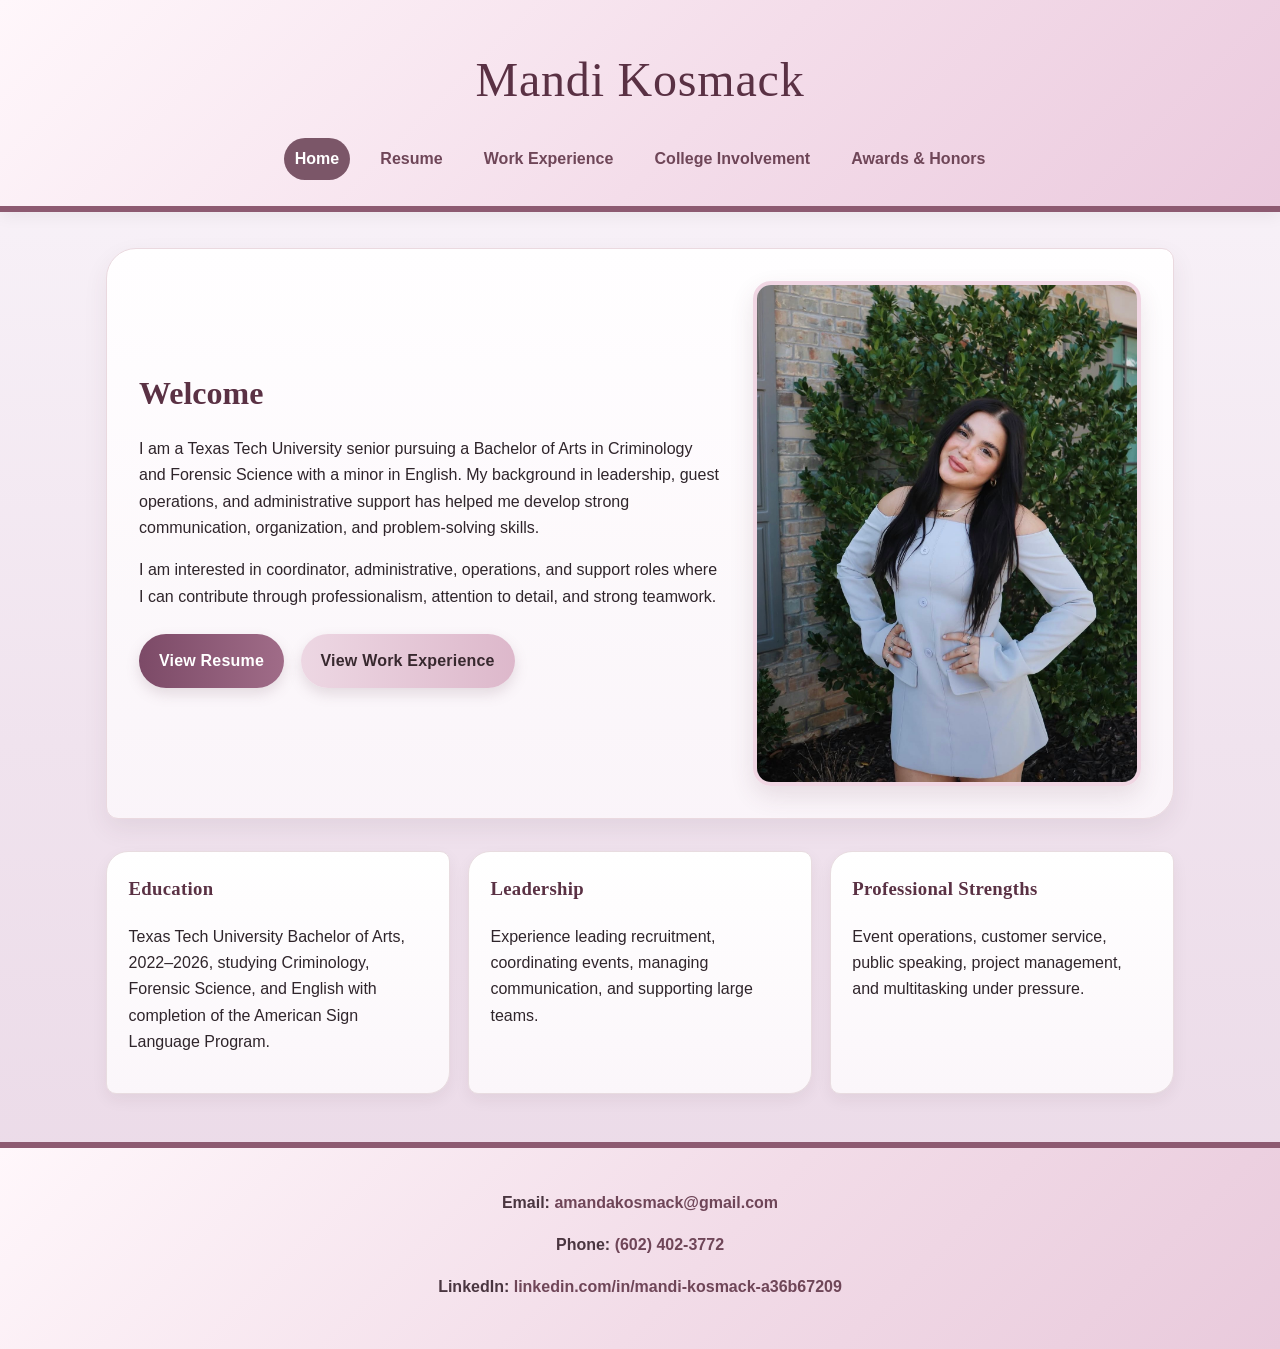
<file: index.html>
<!DOCTYPE html>
<html lang="en">
<head>
  <meta charset="utf-8">
  <meta name="viewport" content="width=device-width, initial-scale=1">
  <title>Mandi Kosmack | Home</title>
  <link rel="stylesheet" href="style.css">
</head>
<body>
  <header class="site-header">
    <h1>Mandi Kosmack</h1>
    <nav class="main-nav" aria-label="Main navigation">
      <span aria-current="page">Home</span>
      <a href="resume.html">Resume</a>
      <a href="work.html">Work Experience</a>
      <a href="involvement.html">College Involvement</a>
      <a href="awards.html">Awards &amp; Honors</a>
    </nav>
  </header>

  <main class="container">
    <section class="hero">
      <div class="hero-text">
        <h2>Welcome</h2>
        <p>
          I am a Texas Tech University senior pursuing a Bachelor of Arts in
          Criminology and Forensic Science with a minor in English. My background
          in leadership, guest operations, and administrative support has helped
          me develop strong communication, organization, and problem-solving skills.
        </p>
        <p>
          I am interested in coordinator, administrative, operations, and support
          roles where I can contribute through professionalism, attention to detail,
          and strong teamwork.
        </p>

        <div class="button-row">
          <a class="button" href="resume.html">View Resume</a>
          <a class="button alt" href="work.html">View Work Experience</a>
        </div>
      </div>

      <div class="hero-image">
        <img src="images/headshot.jpg" alt="Professional headshot of Mandi Kosmack">
      </div>
    </section>

    <section class="card-grid">
      <article class="card">
        <h3>Education</h3>
        <p>Texas Tech University Bachelor of Arts, 2022–2026, studying Criminology, Forensic Science, and English with completion of the American Sign Language Program.</p>
      </article>

      <article class="card">
        <h3>Leadership</h3>
        <p>Experience leading recruitment, coordinating events, managing communication, and supporting large teams.</p>
      </article>

      <article class="card">
        <h3>Professional Strengths</h3>
        <p>Event operations, customer service, public speaking, project management, and multitasking under pressure.</p>
      </article>
    </section>
  </main>

  <footer class="site-footer">
    <p><strong>Email:</strong> <a href="mailto:amandakosmack@gmail.com">amandakosmack@gmail.com</a></p>
    <p><strong>Phone:</strong> <a href="tel:16024023772">(602) 402-3772</a></p>
    <p><strong>LinkedIn:</strong> <a href="https://www.linkedin.com/" target="_blank" rel="noopener noreferrer">linkedin.com/in/mandi-kosmack-a36b67209</a></p>
  </footer>
</body>
</html>
</file>
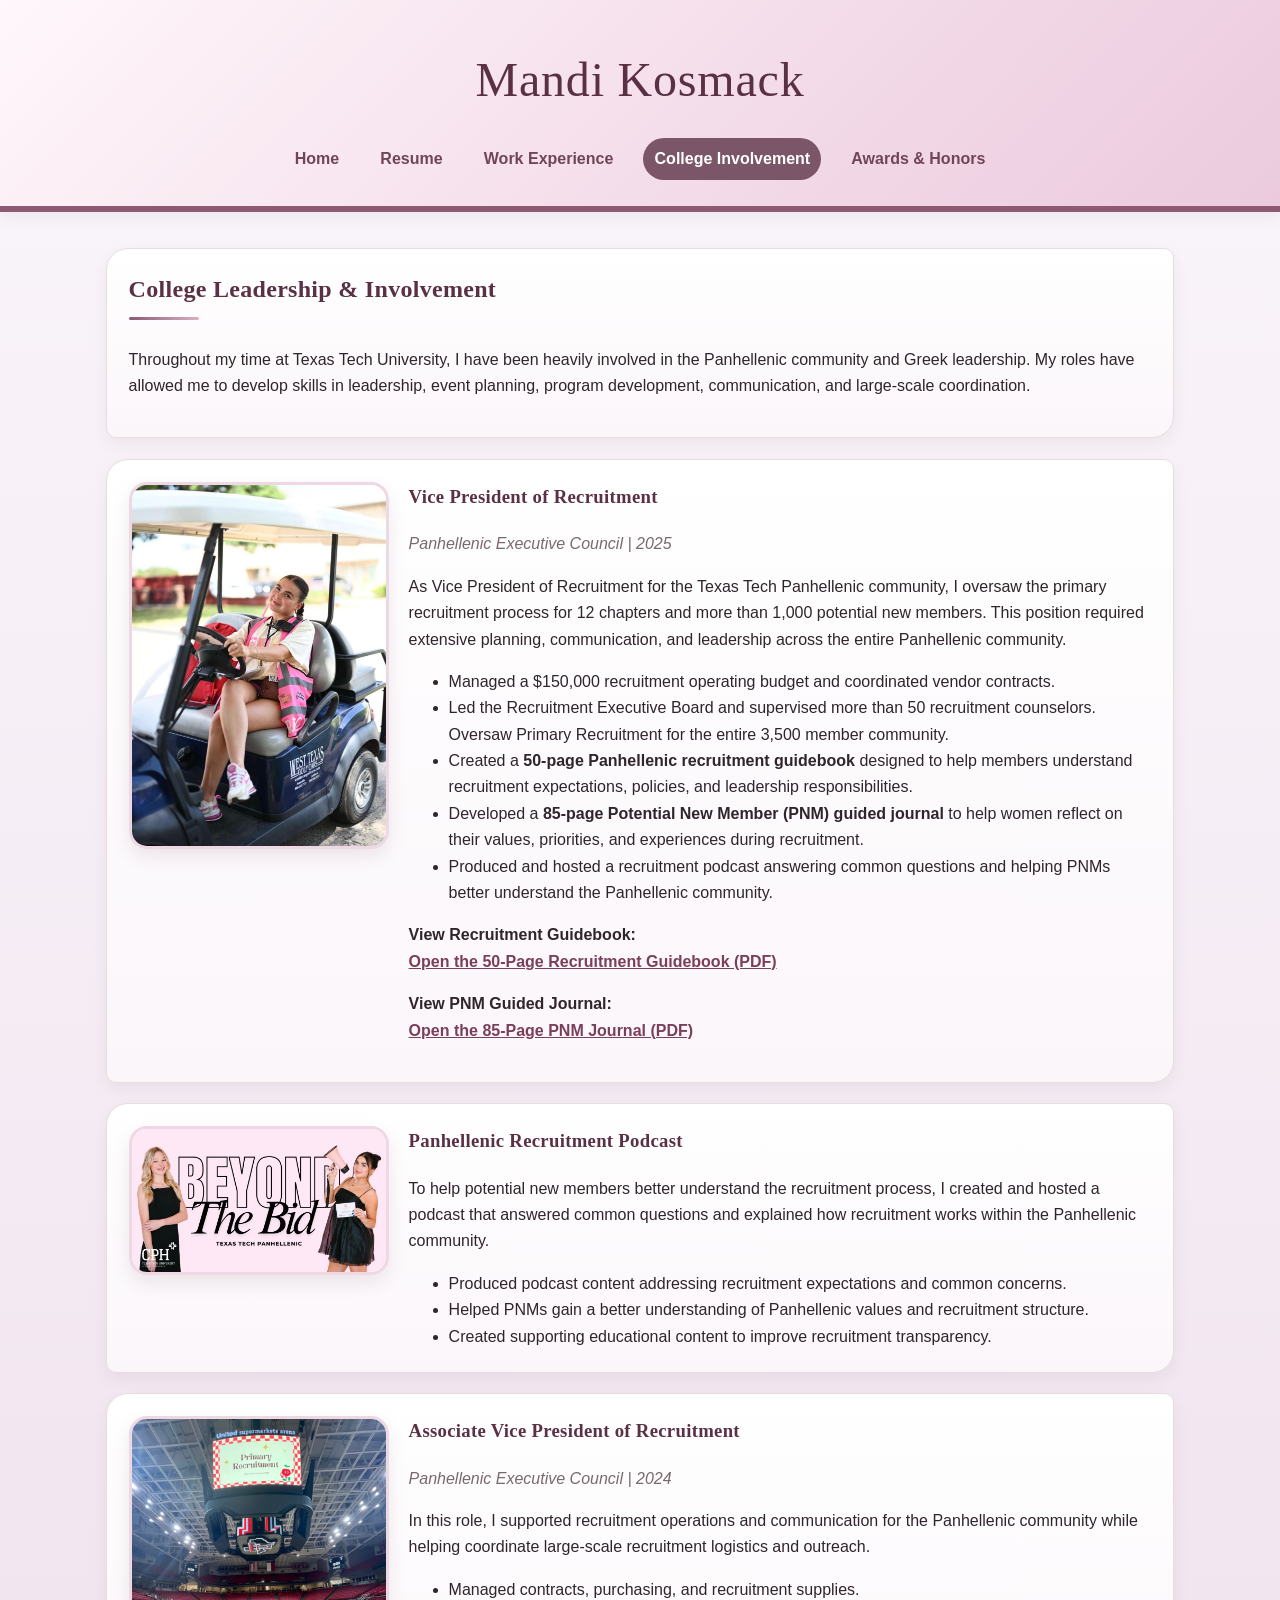
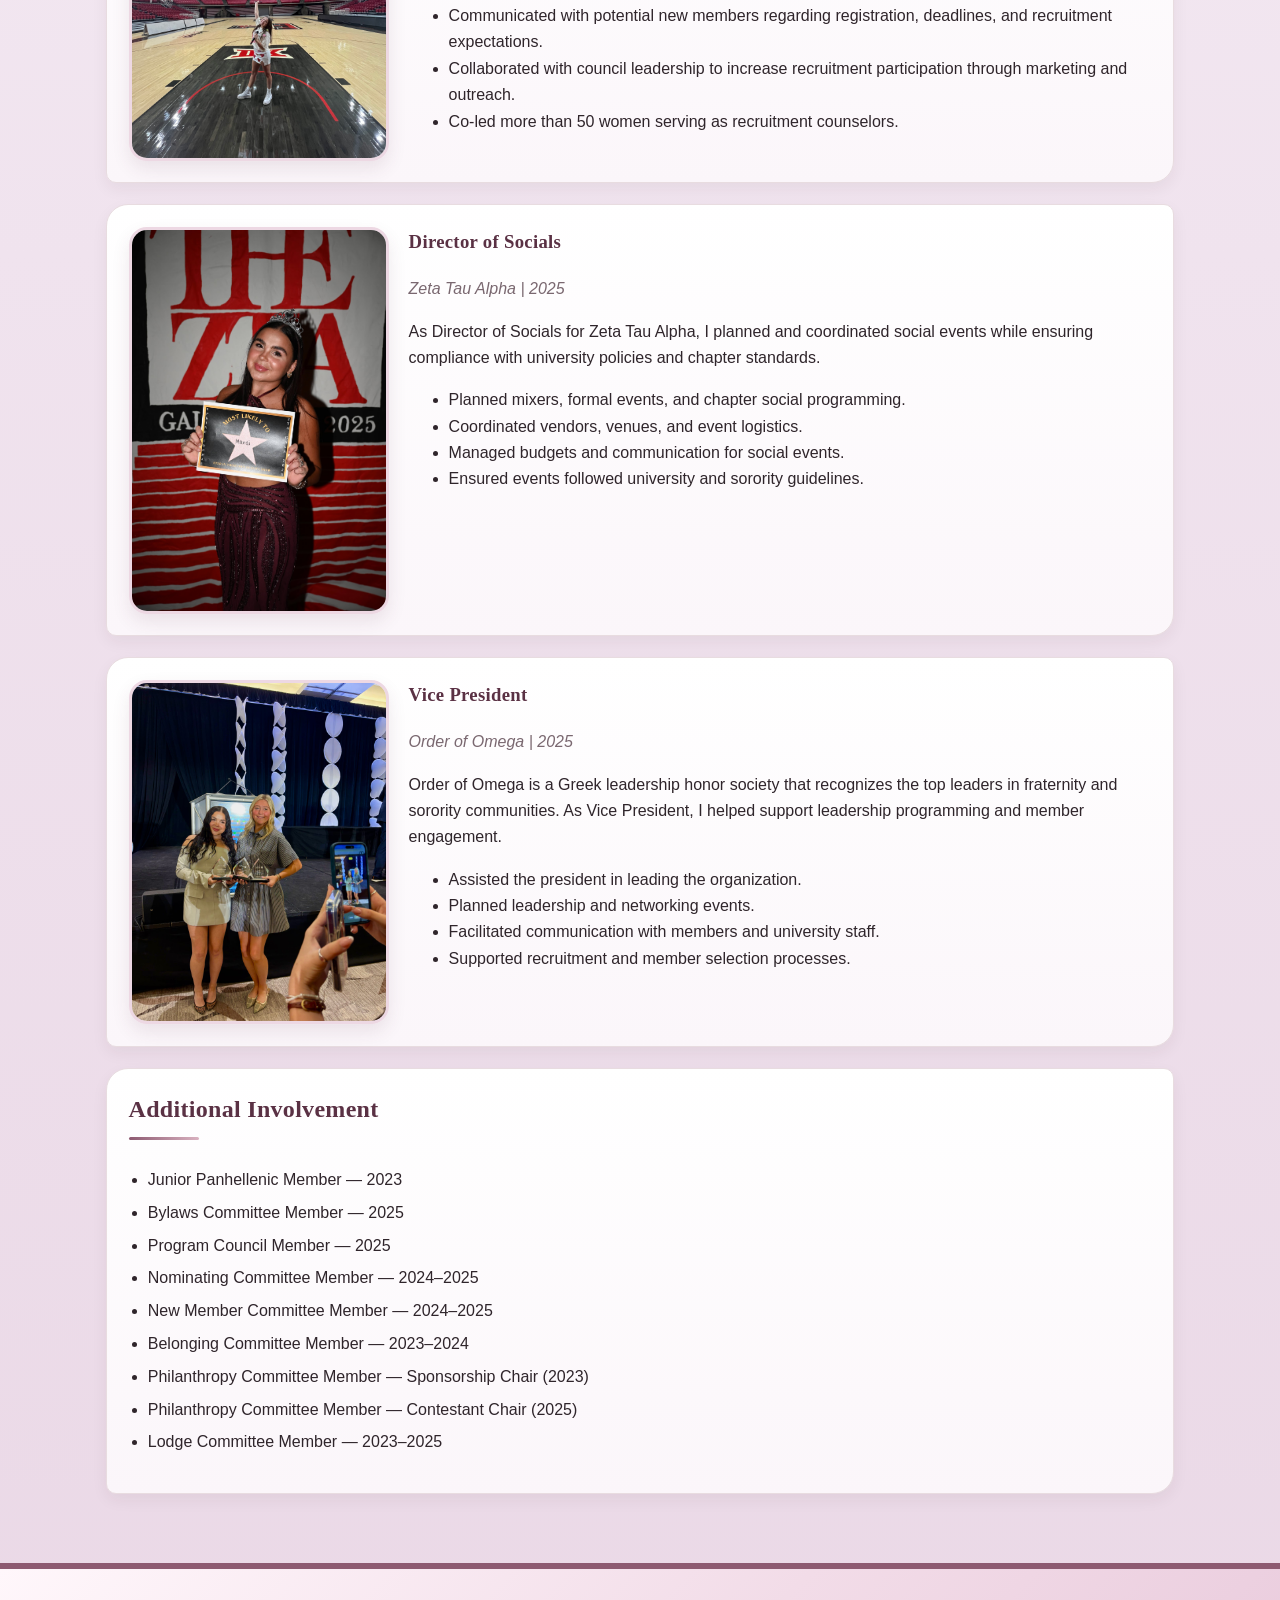
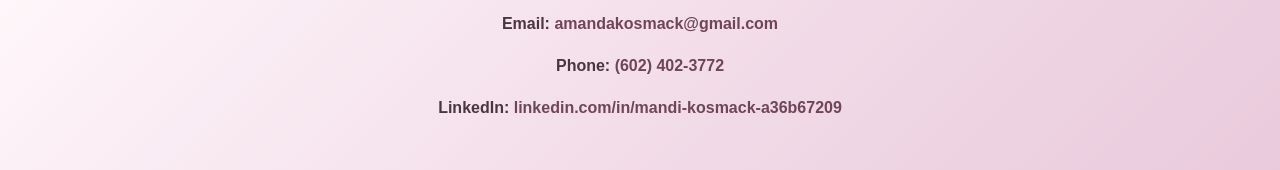
<file: involvement.html>
<!DOCTYPE html>
<html lang="en">

<head>
<meta charset="utf-8">
<meta name="viewport" content="width=device-width, initial-scale=1">
<title>Mandi Kosmack | College Involvement</title>
<link rel="stylesheet" href="style.css">
</head>

<body>

<header class="site-header">
<h1>Mandi Kosmack</h1>

<nav class="main-nav" aria-label="Main navigation">
<a href="index.html">Home</a>
<a href="resume.html">Resume</a>
<a href="work.html">Work Experience</a>
<span aria-current="page">College Involvement</span>
<a href="awards.html">Awards & Honors</a>
</nav>

</header>


<main class="container">

<section class="section">

<h2>College Leadership & Involvement</h2>

<p>
Throughout my time at Texas Tech University, I have been heavily involved in the
Panhellenic community and Greek leadership. My roles have allowed me to develop
skills in leadership, event planning, program development, communication,
and large-scale coordination.
</p>

</section>


<!-- Vice President of Recruitment -->

<section class="experience-card">

<img src="images/panhellenic.jpg"
alt="Texas Tech Panhellenic recruitment leadership">

<div>

<h3>Vice President of Recruitment</h3>
<p class="date">Panhellenic Executive Council | 2025</p>

<p>
As Vice President of Recruitment for the Texas Tech Panhellenic community,
I oversaw the primary recruitment process for 12 chapters and more than
1,000 potential new members. This position required extensive planning,
communication, and leadership across the entire Panhellenic community.
</p>

<ul>

<li>Managed a $150,000 recruitment operating budget and coordinated vendor contracts.</li>

<li>Led the Recruitment Executive Board and supervised more than 50 recruitment counselors. Oversaw Primary Recruitment for the entire 3,500 member community.</li>

<li>Created a <strong>50-page Panhellenic recruitment guidebook</strong> designed to help
members understand recruitment expectations, policies, and leadership responsibilities.</li>

<li>Developed a <strong>85-page Potential New Member (PNM) guided journal</strong>
to help women reflect on their values, priorities, and experiences during recruitment.</li>

<li>Produced and hosted a recruitment podcast answering common questions
and helping PNMs better understand the Panhellenic community.</li>

</ul>

<p>

<strong>View Recruitment Guidebook:</strong><br>
<a href="pdfs/recruitment_guidebook.pdf" target="_blank">
Open the 50-Page Recruitment Guidebook (PDF)
</a>

</p>

<p>

<strong>View PNM Guided Journal:</strong><br>
<a href="pdfs/pnm_journal.pdf" target="_blank">
Open the 85-Page PNM Journal (PDF)
</a>

</p>

</div>

</section>


<!-- Podcast -->

<section class="experience-card">

<img src="images/podcastcover.jpg"
alt="Panhellenic recruitment podcast cover created by Mandi Kosmack">

<div>

<h3>Panhellenic Recruitment Podcast</h3>

<p>
To help potential new members better understand the recruitment process,
I created and hosted a podcast that answered common questions and explained
how recruitment works within the Panhellenic community.
</p>

<ul>

<li>Produced podcast content addressing recruitment expectations and common concerns.</li>

<li>Helped PNMs gain a better understanding of Panhellenic values and recruitment structure.</li>

<li>Created supporting educational content to improve recruitment transparency.</li>

</ul>

</div>

</section>


<!-- Associate VP Recruitment -->

<section class="experience-card">

<img src="images/avppan.jpg"
alt="Panhellenic executive council leadership involvement">

<div>

<h3>Associate Vice President of Recruitment</h3>
<p class="date">Panhellenic Executive Council | 2024</p>

<p>
In this role, I supported recruitment operations and communication for
the Panhellenic community while helping coordinate large-scale recruitment
logistics and outreach.
</p>

<ul>

<li>Managed contracts, purchasing, and recruitment supplies.</li>

<li>Communicated with potential new members regarding registration,
deadlines, and recruitment expectations.</li>

<li>Collaborated with council leadership to increase recruitment
participation through marketing and outreach.</li>

<li>Co-led more than 50 women serving as recruitment counselors.</li>

</ul>

</div>

</section>


<!-- ZTA -->

<section class="experience-card">

<img src="images/zta.jpg"
alt="Zeta Tau Alpha leadership involvement">

<div>

<h3>Director of Socials</h3>
<p class="date">Zeta Tau Alpha | 2025</p>

<p>
As Director of Socials for Zeta Tau Alpha, I planned and coordinated social
events while ensuring compliance with university policies and chapter standards.
</p>

<ul>

<li>Planned mixers, formal events, and chapter social programming.</li>

<li>Coordinated vendors, venues, and event logistics.</li>

<li>Managed budgets and communication for social events.</li>

<li>Ensured events followed university and sorority guidelines.</li>

</ul>

</div>

</section>


<!-- Order of Omega -->

<section class="experience-card">

<img src="images/orderofomega.jpg"
alt="Order of Omega Greek leadership honor society involvement">

<div>

<h3>Vice President</h3>
<p class="date">Order of Omega | 2025</p>

<p>
Order of Omega is a Greek leadership honor society that recognizes the top
leaders in fraternity and sorority communities. As Vice President, I helped
support leadership programming and member engagement.
</p>

<ul>

<li>Assisted the president in leading the organization.</li>

<li>Planned leadership and networking events.</li>

<li>Facilitated communication with members and university staff.</li>

<li>Supported recruitment and member selection processes.</li>

</ul>

</div>

</section>


<!-- Additional involvement -->

<section class="section">

<h2>Additional Involvement</h2>

<ul class="simple-list">

<li>Junior Panhellenic Member — 2023</li>
<li>Bylaws Committee Member — 2025</li>
<li>Program Council Member — 2025</li>
<li>Nominating Committee Member — 2024–2025</li>
<li>New Member Committee Member — 2024–2025</li>
<li>Belonging Committee Member — 2023–2024</li>
<li>Philanthropy Committee Member — Sponsorship Chair (2023)</li>
<li>Philanthropy Committee Member — Contestant Chair (2025)</li>
<li>Lodge Committee Member — 2023–2025</li>

</ul>

</section>

</main>


<footer class="site-footer">

<p><strong>Email:</strong> <a href="mailto:amandakosmack@gmail.com">
amandakosmack@gmail.com</a></p>

<p><strong>Phone:</strong> <a href="tel:16024023772">
(602) 402-3772</a></p>

<p><strong>LinkedIn:</strong>
<a href="https://www.linkedin.com/" target="_blank">linkedin.com/in/mandi-kosmack-a36b67209 </a></p>

</footer>

</body>
</html>
</file>
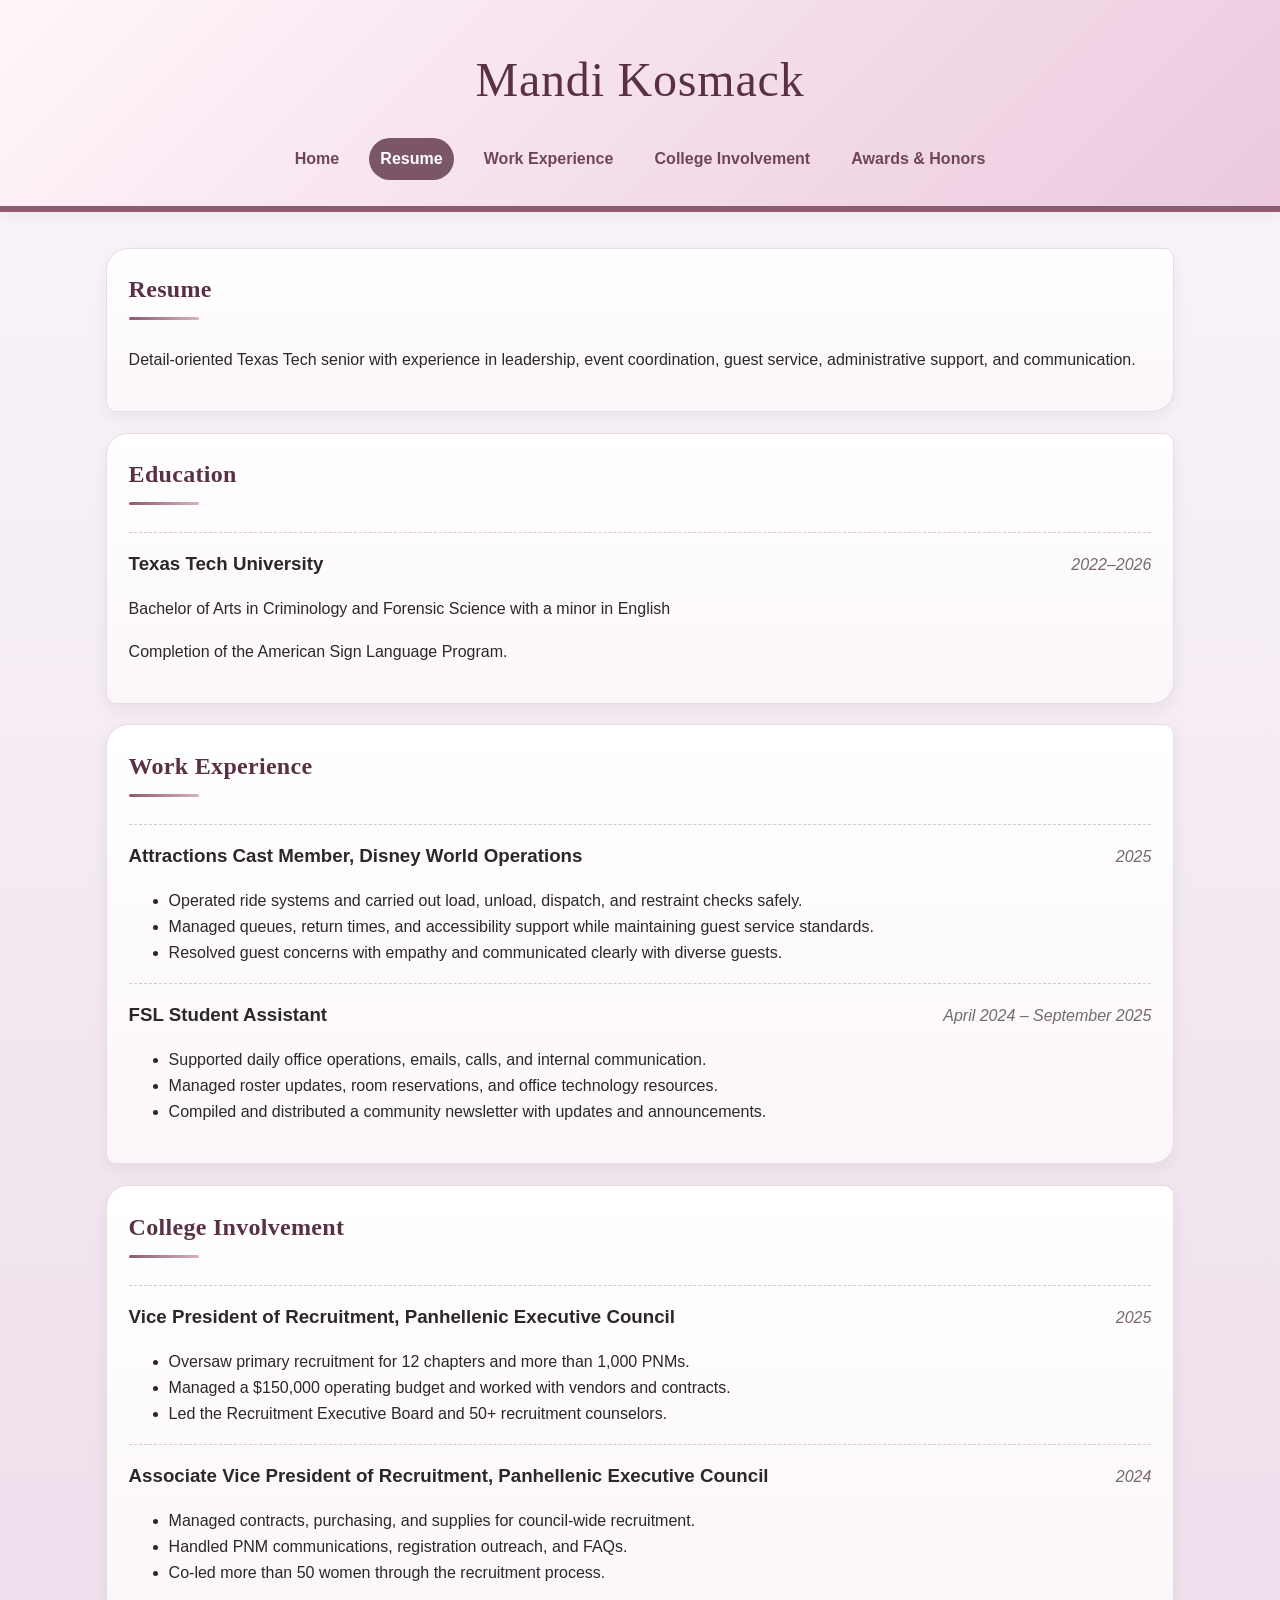
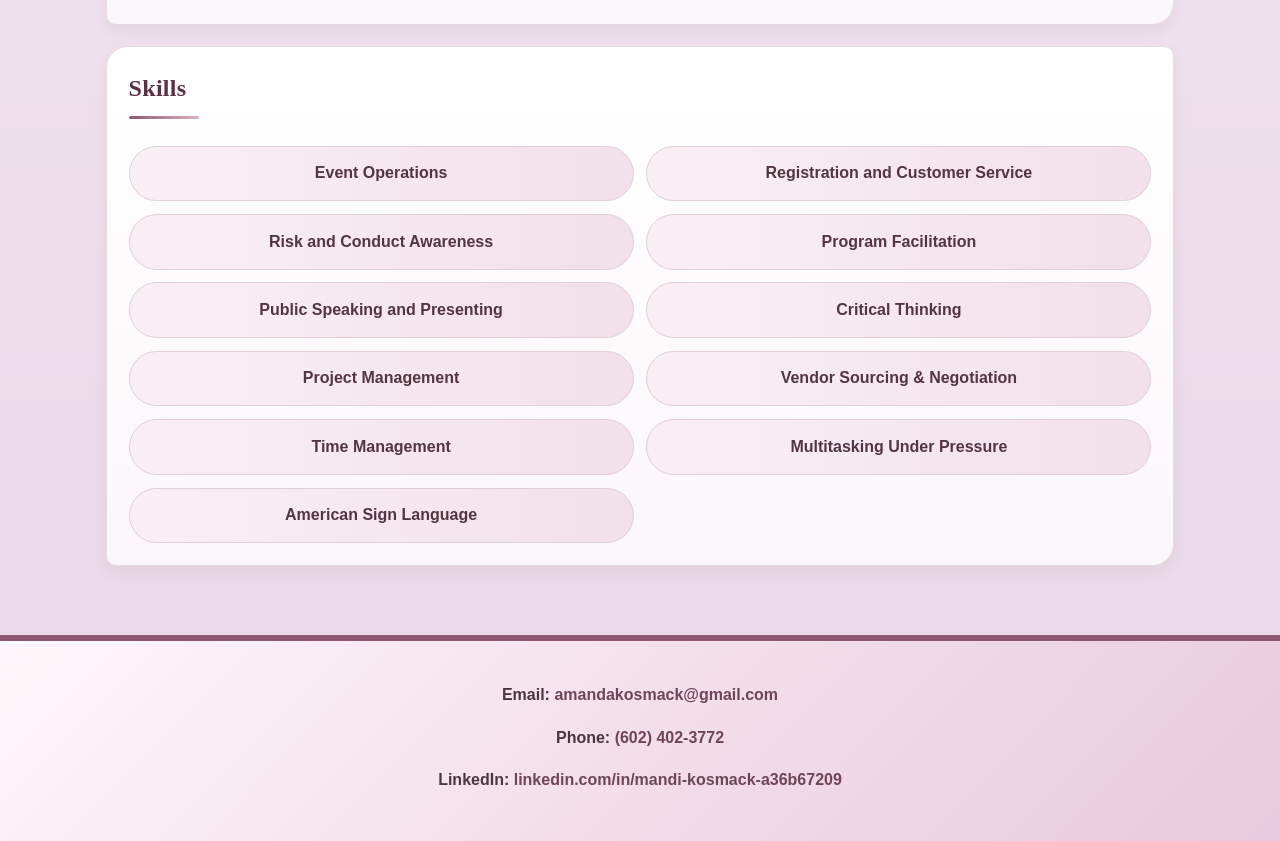
<file: resume.html>
<!DOCTYPE html>
<html lang="en">
<head>
  <meta charset="utf-8">
  <meta name="viewport" content="width=device-width, initial-scale=1">
  <title>Mandi Kosmack | Resume</title>
  <link rel="stylesheet" href="style.css">
</head>
<body>
  <header class="site-header">
    <h1>Mandi Kosmack</h1>
    <nav class="main-nav" aria-label="Main navigation">
      <a href="index.html">Home</a>
      <span aria-current="page">Resume</span>
      <a href="work.html">Work Experience</a>
      <a href="involvement.html">College Involvement</a>
      <a href="awards.html">Awards &amp; Honors</a>
    </nav>
  </header>

  <main class="container">
    <section class="section">
      <h2>Resume</h2>
      <p>
        Detail-oriented Texas Tech senior with experience in leadership, event
        coordination, guest service, administrative support, and communication.
      </p>
    </section>

    <section class="section">
      <h2>Education</h2>
      <div class="resume-item">
        <div class="item-top">
          <h3>Texas Tech University</h3>
          <p class="date">2022–2026</p>
        </div>
        <p>Bachelor of Arts in Criminology and Forensic Science with a minor in English</p>
	<p>Completion of the American Sign Language Program.</p>
      </div>
    </section>

    <section class="section">
      <h2>Work Experience</h2>

      <div class="resume-item">
        <div class="item-top">
          <h3>Attractions Cast Member, Disney World Operations</h3>
          <p class="date">2025</p>
        </div>
        <ul>
          <li>Operated ride systems and carried out load, unload, dispatch, and restraint checks safely.</li>
          <li>Managed queues, return times, and accessibility support while maintaining guest service standards.</li>
          <li>Resolved guest concerns with empathy and communicated clearly with diverse guests.</li>
        </ul>
      </div>

      <div class="resume-item">
        <div class="item-top">
          <h3>FSL Student Assistant</h3>
          <p class="date">April 2024 – September 2025</p>
        </div>
        <ul>
          <li>Supported daily office operations, emails, calls, and internal communication.</li>
          <li>Managed roster updates, room reservations, and office technology resources.</li>
          <li>Compiled and distributed a community newsletter with updates and announcements.</li>
        </ul>
      </div>
    </section>

    <section class="section">
      <h2>College Involvement</h2>

      <div class="resume-item">
        <div class="item-top">
          <h3>Vice President of Recruitment, Panhellenic Executive Council</h3>
          <p class="date">2025</p>
        </div>
        <ul>
          <li>Oversaw primary recruitment for 12 chapters and more than 1,000 PNMs.</li>
          <li>Managed a $150,000 operating budget and worked with vendors and contracts.</li>
          <li>Led the Recruitment Executive Board and 50+ recruitment counselors.</li>
        </ul>
      </div>

      <div class="resume-item">
        <div class="item-top">
          <h3>Associate Vice President of Recruitment, Panhellenic Executive Council</h3>
          <p class="date">2024</p>
        </div>
        <ul>
          <li>Managed contracts, purchasing, and supplies for council-wide recruitment.</li>
          <li>Handled PNM communications, registration outreach, and FAQs.</li>
          <li>Co-led more than 50 women through the recruitment process.</li>
        </ul>
      </div>
    </section>

    <section class="section">
      <h2>Skills</h2>
      <div class="skills-grid">
        <div class="skill">Event Operations</div>
        <div class="skill">Registration and Customer Service</div>
        <div class="skill">Risk and Conduct Awareness</div>
        <div class="skill">Program Facilitation</div>
        <div class="skill">Public Speaking and Presenting</div>
        <div class="skill">Critical Thinking</div>
        <div class="skill">Project Management</div>
        <div class="skill">Vendor Sourcing &amp; Negotiation</div>
        <div class="skill">Time Management</div>
        <div class="skill">Multitasking Under Pressure</div>
        <div class="skill">American Sign Language</div>
      </div>
    </section>
  </main>

  <footer class="site-footer">
    <p><strong>Email:</strong> <a href="mailto:amandakosmack@gmail.com">amandakosmack@gmail.com</a></p>
    <p><strong>Phone:</strong> <a href="tel:16024023772">(602) 402-3772</a></p>
    <p><strong>LinkedIn:</strong> <a href="https://www.linkedin.com/" target="_blank" rel="noopener noreferrer">linkedin.com/in/mandi-kosmack-a36b67209</a></p>
  </footer>
</body>
</html>
</file>
<file: style.css>
* {
  box-sizing: border-box;
}

html {
  scroll-behavior: smooth;
}

body {
  margin: 0;
  font-family: "Trebuchet MS", Arial, sans-serif;
  line-height: 1.65;
  background: linear-gradient(180deg, #faf6fb 0%, #f0e3ee 55%, #ead8e6 100%);
  color: #2f252b;
}

img {
  max-width: 100%;
  height: auto;
  display: block;
  border-radius: 18px;
  object-fit: cover;
}

.hero-image img {
  border: 4px solid #f0d6e3;
  box-shadow: 0 10px 24px rgba(88, 49, 68, 0.12);
}

.experience-card img {
  width: 100%;
  max-width: 260px;
  border: 3px solid #edd8e3;
  box-shadow: 0 8px 18px rgba(88, 49, 68, 0.1);
}

.site-header {
  text-align: center;
  padding: 2.5rem 1rem 1.4rem;
  background: linear-gradient(135deg, #fff7fb 0%, #f4ddea 55%, #ebcade 100%);
  border-bottom: 6px solid #8d5a71;
  box-shadow: 0 4px 16px rgba(0, 0, 0, 0.06);
}

.site-header h1 {
  margin: 0;
  font-family: Georgia, "Times New Roman", serif;
  font-size: 3rem;
  font-weight: normal;
  color: #5a3144;
  letter-spacing: 0.8px;
}

.main-nav {
  margin-top: 1rem;
  line-height: 1.9;
}

.main-nav a,
.main-nav span {
  display: inline-block;
  margin: 0.2rem 0.45rem;
  padding: 0.35rem 0.7rem;
  text-decoration: none;
  color: #6f4658;
  font-weight: bold;
  border-radius: 999px;
  transition: background-color 0.2s ease, color 0.2s ease, transform 0.2s ease;
}

.main-nav a:hover {
  background-color: #f2dbe7;
  color: #8b4765;
  transform: translateY(-1px);
}

.main-nav span[aria-current="page"] {
  background-color: #7b5668;
  color: #ffffff;
}

.container {
  max-width: 1100px;
  margin: 0 auto;
  padding: 2.25rem 1rem 3rem;
}

.hero {
  display: grid;
  grid-template-columns: 1fr;
  gap: 2rem;
  align-items: center;
  background: linear-gradient(180deg, rgba(255, 255, 255, 0.96) 0%, rgba(251, 245, 250, 0.96) 100%);
  border: 1px solid #ead9df;
  border-radius: 30px 12px 30px 12px;
  padding: 2rem;
  margin-bottom: 2rem;
  box-shadow: 0 10px 24px rgba(79, 49, 61, 0.08);
}

.hero-text h2 {
  margin-top: 0;
  margin-bottom: 0.75rem;
  font-family: Georgia, "Times New Roman", serif;
  font-size: 2rem;
  color: #5a3144;
}

.hero-text p {
  margin-bottom: 1rem;
}

.button-row {
  margin-top: 1.5rem;
}

.button {
  display: inline-block;
  padding: 0.85rem 1.25rem;
  margin-right: 0.75rem;
  margin-bottom: 0.75rem;
  background: linear-gradient(to right, #7c4a67, #a06c88);
  color: #ffffff;
  text-decoration: none;
  border-radius: 999px;
  font-weight: bold;
  letter-spacing: 0.2px;
  box-shadow: 0 6px 14px rgba(123, 86, 104, 0.18);
  transition: transform 0.2s ease, box-shadow 0.2s ease, background 0.2s ease;
}

.button:hover {
  transform: translateY(-2px);
  box-shadow: 0 10px 18px rgba(123, 86, 104, 0.22);
}

.button.alt {
  background: linear-gradient(to right, #edd7e3, #ddb8cb);
  color: #38292f;
}

.button.alt:hover {
  box-shadow: 0 10px 18px rgba(160, 109, 132, 0.18);
}

.card-grid {
  display: grid;
  grid-template-columns: 1fr;
  gap: 1.1rem;
}

.card,
.section,
.experience-card {
  background: linear-gradient(180deg, #ffffff 0%, #fbf6fa 100%);
  border: 1px solid #e8dce0;
  border-radius: 22px 10px 22px 10px;
  padding: 1.35rem;
  box-shadow: 0 6px 16px rgba(53, 33, 41, 0.06);
}

.section {
  margin-bottom: 1.3rem;
}

.card h3,
.section h2,
.experience-card h3 {
  margin-top: 0;
  color: #5a3144;
  font-family: Georgia, "Times New Roman", serif;
  letter-spacing: 0.3px;
}

.section h2 {
  position: relative;
  padding-bottom: 0.45rem;
}

.section h2::after {
  content: "";
  display: block;
  width: 70px;
  height: 3px;
  margin-top: 0.45rem;
  border-radius: 999px;
  background: linear-gradient(to right, #8d5a71, #d9b2c0);
}

.resume-item {
  padding-top: 1rem;
  margin-top: 1rem;
  border-top: 1px dashed #dac7cf;
}

.resume-item:first-child {
  border-top: none;
  margin-top: 0;
  padding-top: 0;
}

.item-top {
  display: flex;
  flex-direction: column;
  gap: 0.3rem;
}

.item-top h3 {
  margin: 0;
}

.date {
  margin: 0;
  color: #7a6870;
  font-style: italic;
}

.skills-grid {
  display: grid;
  grid-template-columns: 1fr;
  gap: 0.8rem;
}

.skill {
  background: linear-gradient(to right, #faeff5, #f2e0ea);
  border: 1px solid #e0cfd6;
  border-radius: 999px;
  padding: 0.85rem 1rem;
  text-align: center;
  font-weight: bold;
  color: #523640;
}

.experience-card {
  display: grid;
  grid-template-columns: 1fr;
  gap: 1.25rem;
  margin-bottom: 1.3rem;
}

.experience-card ul {
  margin-bottom: 0;
}

.award-item {
  background: linear-gradient(to bottom right, #fff9fc, #f6e7ef);
  border: 1px solid #ead8df;
  border-left: 6px solid #8d5a71;
  border-radius: 18px;
  padding: 1rem 1.1rem;
  margin-bottom: 1rem;
  box-shadow: 0 6px 14px rgba(79, 49, 61, 0.05);
}

.award-item h3 {
  margin-top: 0;
  margin-bottom: 0.35rem;
}

a {
  color: #7a3f5a;
}

a:hover {
  color: #a34f74;
}

.section a,
.experience-card a,
.award-item a {
  font-weight: bold;
}

.simple-list {
  padding-left: 1.2rem;
}

.simple-list li {
  margin-bottom: 0.4rem;
}

.site-footer {
  text-align: center;
  padding: 1.6rem 1rem 2rem;
  background: linear-gradient(135deg, #fff7fb 0%, #f2dce8 55%, #e9cadc 100%);
  border-top: 6px solid #8d5a71;
  color: #4a3640;
}

.site-footer a {
  color: #6f4658;
  text-decoration: none;
  font-weight: bold;
}

.site-footer a:hover {
  color: #a04f74;
  text-decoration: underline;
}

@media (min-width: 700px) {
  .hero {
    grid-template-columns: 1.2fr 0.8fr;
  }

  .card-grid {
    grid-template-columns: repeat(3, 1fr);
  }

  .experience-card {
    grid-template-columns: 260px 1fr;
    align-items: start;
  }

  .skills-grid {
    grid-template-columns: 1fr 1fr;
  }

  .item-top {
    flex-direction: row;
    justify-content: space-between;
    align-items: baseline;
  }
}

@media (max-width: 560px) {
  .site-header h1 {
    font-size: 2.35rem;
  }

  .hero {
    padding: 1.35rem;
  }

  .main-nav a,
  .main-nav span {
    margin: 0.2rem 0.2rem;
    padding: 0.3rem 0.55rem;
    font-size: 0.95rem;
  }
}
</file>
